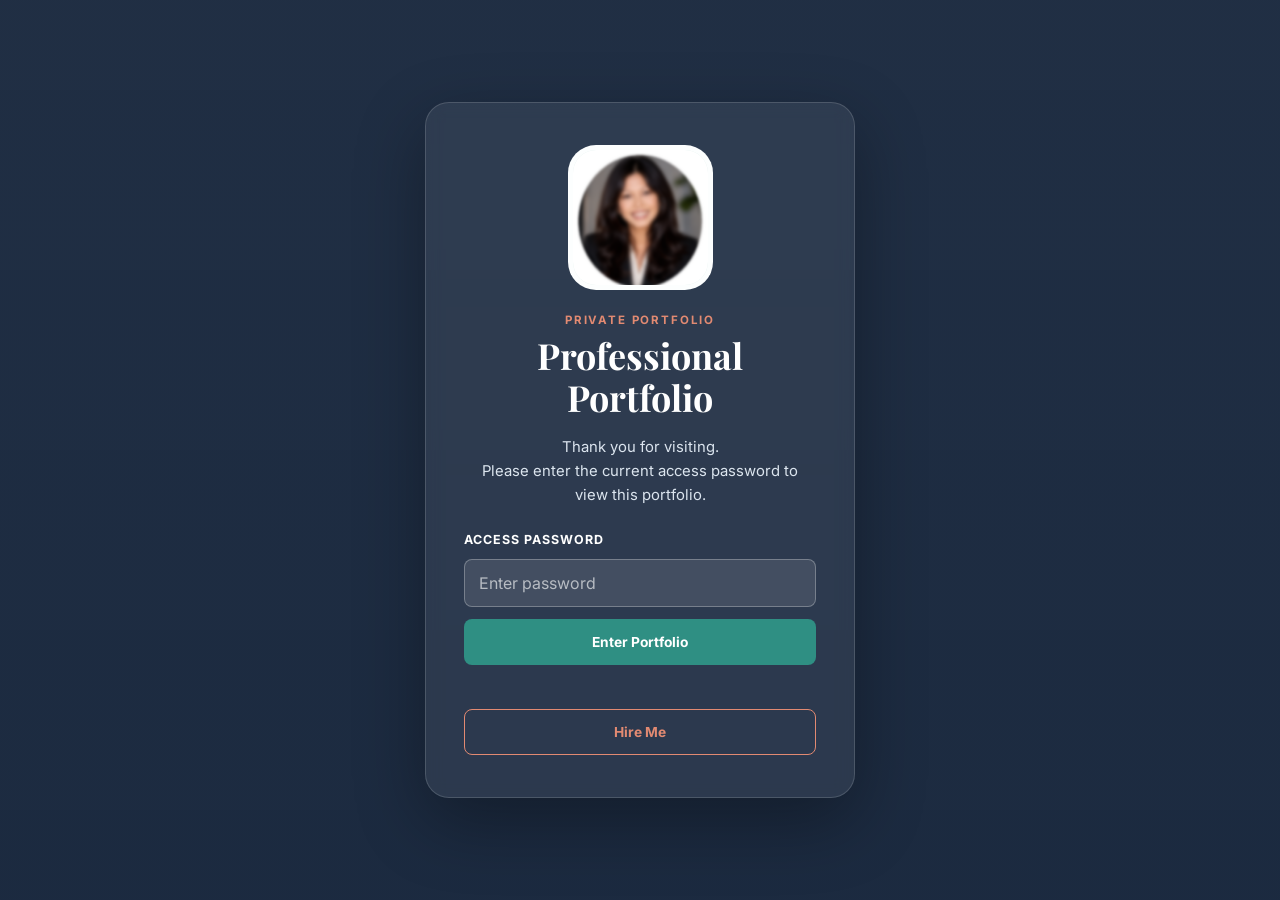
<file: index.html>
<!DOCTYPE html>
<html lang="en">
<head>
  <meta charset="UTF-8">
  <meta name="viewport" content="width=device-width, initial-scale=1.0">
  <meta name="description" content="Online resume and professional portfolio">
  <title> Angela | Online Portfolio</title>
  <link rel="preconnect" href="https://fonts.googleapis.com">
  <link rel="preconnect" href="https://fonts.gstatic.com" crossorigin>
  <link href="https://fonts.googleapis.com/css2?family=Inter:wght@400;500;600;700&family=Playfair+Display:wght@700&display=swap" rel="stylesheet">
  <link rel="stylesheet" href="styles.css">
</head>

<body>

<!-- ===== PRIVATE PORTFOLIO ACCESS SCREEN ===== -->

<section id="access-gate" class="access-gate">
  <div class="access-card">

    <img
      class="access-photo"
      src="profile2026.png"
      alt="Professional portfolio avatar"
    >

    <p class="access-label">Private Portfolio</p>

    <h1 class="access-title">Professional Portfolio</h1>

    <p class="access-message">
      Thank you for visiting. <br> Please enter the current access
      password to view this  portfolio.
    </p>

    <form id="access-form" class="access-form">
      <label for="portfolio-password">
        Access Password
      </label>

      <input
        id="portfolio-password"
        name="portfolio-password"
        type="password"
        autocomplete="current-password"
        placeholder="Enter password"
        required
      >

      <button class="access-button" type="submit">
        Enter Portfolio
      </button>

      <p
        id="access-error"
        class="access-error"
        role="alert"
        aria-live="polite"
      ></p>
    </form>

    <a
      class="hire-button"
      href="https://forms.gle/WTmX7LjEV7NKtMi27"
    >
      Hire Me
    </a>

  </div>
</section>
  
  
<main id="protected-portfolio" class="resume protected-portfolio">
  <aside class="sidebar">
      <div class="profile">
        <!-- profile.png  -->
        <img class="profile-photo" src="profile2026.png" alt="Profile Avatar">
        <p class="eyebrow">Professional Portfolio</p>
        <h1 id="name">Angela</h1>
        <p id="headline" class="headline">Professional Title</p>
      </div>

      <section class="sidebar-section">
        <h2>Contact</h2>
        <div id="contact-list" class="contact-list"></div>
      </section>

      <section class="sidebar-section">
        <h2>Core Skills</h2>
        <div id="skills-list" class="tag-list"></div>
      </section>
      
      <section class="sidebar-section">
        <h2>Industry Certifications</h2>
        <div
          id="industry-certifications-list"
          class="sidebar-list"
        ></div>
      </section>
      
      <section class="sidebar-section">
        <h2>Currently Learning</h2>
        <div
          id="currently-learning-list"
          class="sidebar-list"
        ></div>
      </section>
      
      <section class="sidebar-section">
        <h2>Technology & Tools</h2>
        <div id="tools-list" class="tag-list"></div>
      </section>

      <section class="sidebar-section">
        <h2>Languages</h2>
        <div id="languages-list" class="tag-list"></div>
      </section>
    </aside>

    <section class="main-content">
      <header class="top-bar">
        <div class="portfolio-actions">
          <a class="ats-button" href="ats.html">Resume</a>
        
          <button id="print-button" class="print-button" type="button">
            Print Portfolio
          </button>
        </div>
      </header>

      <section class="content-section">
        <div class="section-heading">
          <span>01</span>
          <h2>Professional Experience</h2>
        </div>
        <div id="experience-list"></div>
      </section>

      <section class="content-section">
        <div class="section-heading">
          <span>02</span>
          <h2>Education</h2>
        </div>
        <div id="education-list"></div>
      </section>

      <section class="content-section">
        <div class="section-heading">
          <span>03</span>
          <h2>Courses & Certifications</h2>
        </div>
        <div id="certifications-list"></div>
      </section>

      <section class="content-section">
        <div class="section-heading">
          <span>04</span>
          <h2>Projects</h2>
        </div>
        <div id="projects-list"></div>
      </section>

      <footer>
        <p>Updated <span id="updated-date"></span> · © <span id="year"></span> <span id="footer-name"></span></p>
      </footer>
    </section>
  </main>

<script src="script.js"></script>
<script src="access.js"></script>
</body>
</html>
</file>
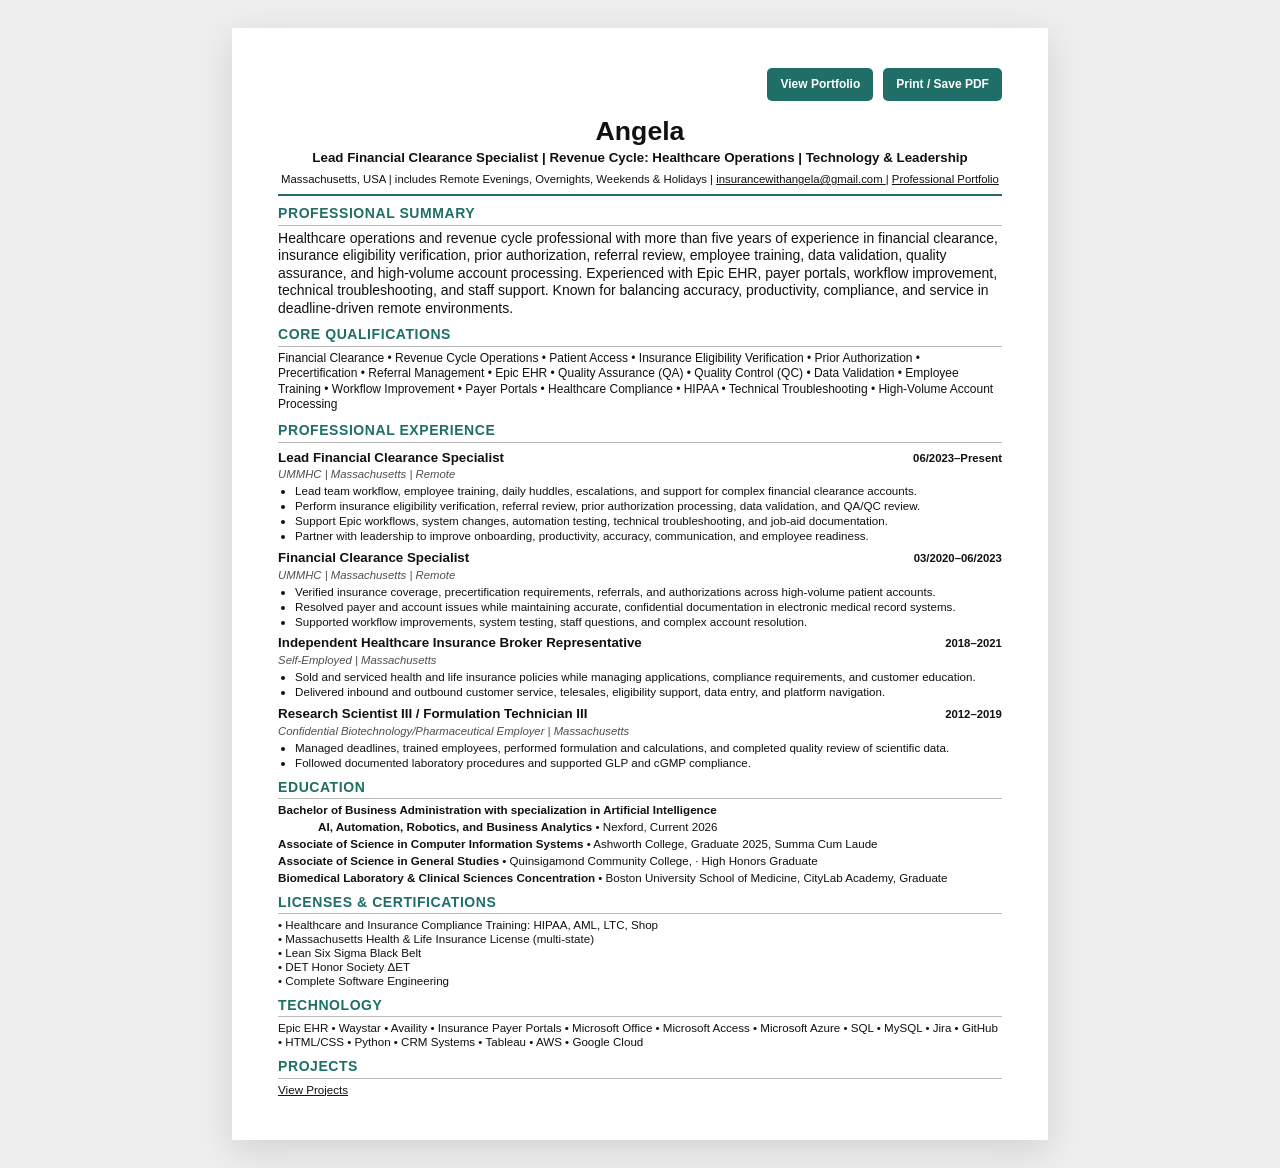
<file: ats.html>
<!DOCTYPE html>
<html lang="en">
<head>
  <meta charset="UTF-8">

  <meta
    name="viewport"
    content="width=device-width, initial-scale=1.0"
  >

  <meta
    name="description"
    content="ATS-friendly resume for Angela, healthcare operations and revenue cycle professional"
  >

  <title>Angela | Resume</title>

  <link rel="stylesheet" href="ats.css">
</head>

<body>
  <main class="ats-resume">

    <nav class="resume-navigation" aria-label="Resume navigation">
      <a href="index.html">View Portfolio</a>

      <button type="button" onclick="window.print()">
        Print / Save PDF
      </button>
    </nav>


    <header class="resume-header">
      <h1>Angela </h1>

      <p class="professional-title">
        Lead Financial Clearance Specialist |
        Revenue Cycle:
        Healthcare Operations |
        Technology & Leadership
      </p>

      <p class="contact-line">
        Massachusetts, USA |
        includes Remote Evenings, Overnights, Weekends & Holidays |
        <a href="mailto:insurancewithangela@gmail.com">
          insurancewithangela@gmail.com
        </a>
        |
        <a href="https://angiesdata.github.io/online-resume/">
          Professional Portfolio
        </a>
      </p>
    </header>


    <section>
      <h2>Professional Summary</h2>

      <p>
        Healthcare operations and revenue cycle professional with more than
        five years of experience in financial clearance, insurance eligibility
        verification, prior authorization, referral review, employee training,
        data validation, quality assurance, and high-volume account processing.
        Experienced with Epic EHR, payer portals, workflow improvement,
        technical troubleshooting, and staff support. Known for balancing
        accuracy, productivity, compliance, and service in deadline-driven
        remote environments.
      </p>
    </section>


    <section>
      <h2>Core Qualifications</h2>

      <p class="keyword-list">
        Financial Clearance • Revenue Cycle Operations • Patient Access •
        Insurance Eligibility Verification • Prior Authorization •
        Precertification • Referral Management • Epic EHR • Quality Assurance
        (QA) • Quality Control (QC) • Data Validation • Employee Training •
        Workflow Improvement • Payer Portals • Healthcare Compliance • HIPAA •
        Technical Troubleshooting • High-Volume Account Processing
      </p>
    </section>


    <section>
      <h2>Professional Experience</h2>

      <article class="job">
        <div class="job-heading">
          <div>
            <h3>Lead Financial Clearance Specialist</h3>
            <p>UMMHC | Massachusetts | Remote</p>
          </div>

          <p class="job-date">06/2023–Present</p>
        </div>

        <ul>
          <li>
            Lead team workflow, employee training, daily huddles, escalations,
            and support for complex financial clearance accounts.
          </li>

          <li>
            Perform insurance eligibility verification, referral review,
            prior authorization processing, data validation, and QA/QC review.
          </li>

          <li>
            Support Epic workflows, system changes, automation testing,
            technical troubleshooting, and job-aid documentation.
          </li>

          <li>
            Partner with leadership to improve onboarding, productivity,
            accuracy, communication, and employee readiness.
          </li>
        </ul>
      </article>


      <article class="job">
        <div class="job-heading">
          <div>
            <h3>Financial Clearance Specialist</h3>
            <p>UMMHC | Massachusetts | Remote</p>
          </div>

          <p class="job-date">03/2020–06/2023</p>
        </div>

        <ul>
          <li>
            Verified insurance coverage, precertification requirements,
            referrals, and authorizations across high-volume patient accounts.
          </li>

          <li>
            Resolved payer and account issues while maintaining accurate,
            confidential documentation in electronic medical record systems.
          </li>

          <li>
            Supported workflow improvements, system testing, staff questions,
            and complex account resolution.
          </li>
        </ul>
      </article>


      <article class="job">
        <div class="job-heading">
          <div>
            <h3>
              Independent Healthcare Insurance Broker
              Representative
            </h3>

            <p>Self-Employed | Massachusetts</p>
          </div>

          <p class="job-date">2018–2021</p>
        </div>

        <ul>
          <li>
            Sold and serviced health and life insurance policies while managing
            applications, compliance requirements, and customer education.
          </li>

          <li>
            Delivered inbound and outbound customer service, telesales,
            eligibility support, data entry, and platform navigation.
          </li>
        </ul>
      </article>


      <article class="job">
        <div class="job-heading">
          <div>
            <h3>Research Scientist III / Formulation Technician III</h3>

            <p>
              Confidential Biotechnology/Pharmaceutical Employer |
              Massachusetts
            </p>
          </div>

          <p class="job-date">2012–2019</p>
        </div>

        <ul>
          <li>
            Managed deadlines, trained employees, performed formulation and
            calculations, and completed quality review of scientific data.
          </li>

          <li>
            Followed documented laboratory procedures and supported GLP and
            cGMP compliance.
          </li>
        </ul>
      </article>
    </section>


    <section class="compact-section">
      <h2>Education</h2>

      <p>
        <strong>
          Bachelor of Business Administration with specialization in Artificial Intelligence<br>
          <p style="padding-left: 40px;">AI, Automation, Robotics, and Business Analytics </strong>• Nexford, Current 2026</p>
        
       
      </p>

      <p>
        <strong>
          Associate of Science in Computer Information Systems
        </strong>
        • Ashworth College, Graduate 2025, Summa Cum Laude
      </p>

      <p>
        <strong>Associate of Science in General Studies</strong>
        • Quinsigamond Community College, · High Honors Graduate
      </p>

      <p>
        <strong>
          Biomedical Laboratory & Clinical Sciences Concentration
        </strong>
        • Boston University School of Medicine, CityLab Academy, Graduate
      </p>
    
    </section>


    <section class="compact-section">
      <h2>Licenses & Certifications</h2>

      <p>
       • Healthcare and Insurance Compliance Training:
        HIPAA, AML, LTC, Shop <br>
       • Massachusetts Health & Life Insurance License (multi-state) <br>
       • Lean Six Sigma Black Belt <br>
       • DET Honor Society ΔΕΤ<br>
       • Complete Software Engineering 

      </p>
    </section>


    <section class="compact-section">
      <h2>Technology</h2>

      <p>
        Epic EHR • Waystar • Availity • Insurance Payer Portals •
        Microsoft Office • Microsoft Access • Microsoft Azure • SQL •
        MySQL • Jira • GitHub • HTML/CSS • Python • CRM Systems •
        Tableau • AWS • Google Cloud
      </p>
    </section>


    <section class="compact-section">
      <h2>Projects</h2>
      <p>
        <a href="https://angiesdata.github.io/online-resume/index.html">View Projects</a>

      </p>
    </section>
    
  </main>
</body>
</html>
</file>
<file: styles.css>
/* ---------- COLOR PALETTE ----------
Change these values to quickly recolor the entire resume.
----------------------------------- */
:root {
  --navy: #17263c;
  --navy-light: #223754;
  --teal: #2f8f83;
  --teal-light: #dff1ee;
  --coral: #e28a72;
  --cream: #f7f3ed;
  --paper: #ffffff;
  --text: #2d3440;
  --muted: #6c7480;
  --line: #dbe0e6;
  --shadow: 0 18px 50px rgba(23, 38, 60, 0.14);
}

* {
  box-sizing: border-box;
}

html {
  scroll-behavior: smooth;
}

body {
  margin: 0;
  padding: 36px 18px;
  background: var(--cream);
  color: var(--text);
  font-family: "Inter", Arial, sans-serif;
  line-height: 1.2;
}

.resume {
  display: grid;
  grid-template-columns: 350px minmax(0, 1fr);
  max-width: 1100px;
  min-height: 1350px;
  margin: 0 auto;
  background: var(--paper);
  box-shadow: var(--shadow);
  overflow: hidden;
}

.sidebar {
  padding: 48px 36px;
  background: var(--navy);
  color: #ffffff;
}

.profile {
  padding-bottom: 28px;
  border-bottom: 1px solid rgba(255, 255, 255, 0.18);
}

.profile-photo {
  display: block;
  width: 160px;
  height: 160px;
  margin: 0 auto;
  border-radius: 28px;
  object-fit: cover;
  object-position: center top;
  border: 5px solid rgba(255, 255, 255, 0.9);
  background: var(--teal-light);
}

.eyebrow {
  margin: 24px 0 6px;
  color: var(--coral);
  font-size: 0.75rem;
  font-weight: 700;
  letter-spacing: 0.16em;
  text-transform: uppercase;
}

h1 {
  margin: 0;
  font-family: "Playfair Display", Georgia, serif;
  font-size: 2.45rem;
  line-height: 1.08;
}

.headline {
  margin: 12px 0 0;
  color: #dce5ef;
  font-size: 0.95rem;
  line-height: 1.65;
  white-space: pre-line;
}

#headline {
  max-width: 260px;
}

.sidebar-section {
  margin-top: 30px;
}

.sidebar-section h2 {
  margin: 0 0 15px;
  color: #ffffff;
  font-size: 0.93rem;
  letter-spacing: 0.08em;
  text-transform: uppercase;
}

.contact-item {
  margin-bottom: 14px;
}

.contact-label {
  display: block;
  color: var(--coral);
  font-size: 0.73rem;
  font-weight: 700;
  letter-spacing: 0.08em;
  text-transform: uppercase;
}

.contact-item a,
.contact-item span {
  color: #f6f8fb;
  font-size: 0.9rem;
  overflow-wrap: anywhere;
  text-decoration: none;
}

.contact-item a:hover {
  color: var(--coral);
}



.tag-list,
.sidebar-list {
  display: grid;
  grid-template-columns: repeat(2, minmax(0, 1fr));
  gap: 7px;
}

.tag {
  display: flex;
  align-items: center;
  min-height: 28px;
  padding: 5px 7px;
  border: 1px solid rgba(255, 255, 255, 0.22);
  border-radius: 5px;
  background: rgba(255, 255, 255, 0.04);
  color: #ffffff;
  font-size: 0.68rem;
  line-height: 1.25;
  overflow-wrap: anywhere;
}

/* Long labels take the full row */
.tag-list .tag:first-child,
.sidebar-list .tag:first-child {
  grid-column: 1 / -1;
}

.section-label {
  margin: 0 0 8px;
  color: var(--teal);
  font-size: 0.76rem;
  font-weight: 700;
  letter-spacing: 0.14em;
  text-transform: uppercase;
}

.summary {
  max-width: 690px;
  margin: 0;
  color: var(--muted);
  font-size: 1rem;
}

.print-button {
  flex: 0 0 auto;
  padding: 11px 15px;
  border: 0;
  border-radius: 8px;
  background: var(--teal);
  color: #ffffff;
  font: inherit;
  font-size: 0.84rem;
  font-weight: 700;
  cursor: pointer;
}

.print-button:hover {
  background: #24766d;
}

.content-section {
  padding-top: 33px;
}

.section-heading {
  display: flex;
  align-items: center;
  gap: 12px;
  margin-bottom: 21px;
}

.section-heading span {
  display: grid;
  width: 34px;
  height: 34px;
  place-items: center;
  border-radius: 50%;
  background: var(--teal-light);
  color: var(--teal);
  font-size: 0.75rem;
  font-weight: 700;
}

.section-heading h2 {
  margin: 0;
  color: var(--navy);
  font-family: "Playfair Display", Georgia, serif;
  font-size: 1.65rem;
}

.entry {
  display: grid;
  grid-template-columns: 125px minmax(0, 1fr);
  gap: 25px;
  padding: 0 0 26px;
}

.entry + .entry {
  padding-top: 24px;
  border-top: 1px solid var(--line);
}

.entry-date {
  color: var(--teal);
  font-size: 0.8rem;
  font-weight: 700;
}

.entry h3 {
  margin: 0;
  color: var(--navy);
  font-size: 1.08rem;
}

.entry-subtitle {
  margin: 3px 0 10px;
  color: var(--muted);
  font-size: 0.89rem;
  font-style: italic;
}

.entry ul {
  margin: 8px 0 0;
  padding-left: 20px;
}

.entry li {
  margin-bottom: 5px;
}

.project-link {
  color: var(--teal);
  font-weight: 700;
  text-decoration: none;
}

.project-link:hover {
  text-decoration: underline;
}

footer {
  margin-top: 30px;
  padding-top: 20px;
  border-top: 1px solid var(--line);
  color: var(--muted);
  font-size: 0.78rem;
  text-align: center;
}

@media (max-width: 820px) {
  body {
    padding: 0;
  }

  .resume {
    grid-template-columns: 1fr;
    min-height: auto;
  }

  .sidebar {
    padding: 38px 28px;
  }

  .main-content {
    padding: 38px 28px 24px;
  }

  .top-bar {
    flex-direction: column;
  }

  .entry {
    grid-template-columns: 1fr;
    gap: 5px;
  }
}

/* ===== RIGHT-SIDE LAYOUT ===== */

.main-content {
  min-width: 0;
  padding: 52px 55px 28px;
  background: var(--paper);
}

.top-bar {
  display: flex;
  align-items: flex-start;
  justify-content: space-between;
  gap: 28px;
  padding-bottom: 30px;
  border-bottom: 3px solid var(--teal);
}

.top-bar > div {
  flex: 1;
  min-width: 0;
}

.summary {
  width: 100%;
  max-width: 690px;
  margin: 0;
  color: var(--muted);
  font-size: 1rem;
  line-height: 1.55;
}

.print-button {
  flex: 0 0 auto;
  margin-left: auto;
  padding: 11px 15px;
  border: 0;
  border-radius: 8px;
  background: var(--teal);
  color: #ffffff;
  font: inherit;
  font-size: 0.84rem;
  font-weight: 700;
  white-space: nowrap;
  cursor: pointer;
}

.print-button:hover {
  background: #24766d;
}

.content-section {
  padding-top: 33px;
}

.entry {
  display: grid;
  grid-template-columns: 105px minmax(0, 1fr);
  gap: 20px;
  padding: 0 0 26px;
}

.entry > div {
  min-width: 0;
}

.entry h3,
.entry-subtitle,
.entry li {
  overflow-wrap: anywhere;
}


/* ===== MOBILE LAYOUT ===== */

@media (max-width: 820px) {
  body {
    padding: 0;
  }

  .resume {
    grid-template-columns: 1fr;
    min-height: auto;
  }

  .sidebar {
    padding: 38px 28px;
  }

  .main-content {
    padding: 38px 28px 24px;
  }

  .top-bar {
    flex-direction: column;
  }

  .print-button {
    margin-left: 0;
  }

  .entry {
    grid-template-columns: 1fr;
    gap: 5px;
  }
}


/* ===== PRINT / SAVE PDF ===== */

@media print {
  @page {
    size: letter;
    margin: 0.25in;
  }

  body {
    padding: 0;
    background: #ffffff;
    font-size: 9px;
    line-height: 1.15;
  }

  .resume {
    width: 100%;
    max-width: none;
    min-height: auto;
    grid-template-columns: 29% 71%;
    box-shadow: none;
    overflow: visible;
  }

  .sidebar {
    padding: 20px 16px;
  }

  .main-content {
    padding: 20px 22px;
  }

  .profile-photo {
    width: 95px;
    height: 95px;
  }

  h1 {
    font-size: 1.7rem;
  }

  .headline {
    font-size: 0.68rem;
    line-height: 1.35;
  }

  .eyebrow {
    margin-top: 12px;
    font-size: 0.58rem;
  }

  .sidebar-section {
    margin-top: 13px;
  }

  .sidebar-section h2 {
    margin-bottom: 6px;
    font-size: 0.65rem;
  }

  .tag-list,
  .sidebar-list {
    gap: 3px;
  }

  .tag {
    min-height: 18px;
    padding: 2px 4px;
    font-size: 0.5rem;
    line-height: 1.05;
  }

  .contact-item {
    margin-bottom: 6px;
  }

  .contact-label {
    font-size: 0.5rem;
  }

  .contact-item a,
  .contact-item span {
    font-size: 0.57rem;
  }

  .top-bar {
    gap: 12px;
    padding-bottom: 12px;
  }

  .summary {
    font-size: 0.62rem;
    line-height: 1.25;
  }

  .print-button {
    display: none;
  }

  .content-section {
    padding-top: 12px;
  }

  .section-heading {
    gap: 7px;
    margin-bottom: 8px;
  }

  .section-heading span {
    width: 22px;
    height: 22px;
    font-size: 0.5rem;
  }

  .section-heading h2 {
    font-size: 1rem;
  }

  .entry {
    grid-template-columns: 72px minmax(0, 1fr);
    gap: 10px;
    padding-bottom: 10px;
  }

  .entry + .entry {
    padding-top: 9px;
  }

  .entry-date {
    font-size: 0.53rem;
  }

  .entry h3 {
    font-size: 0.67rem;
  }

  .entry-subtitle {
    margin: 2px 0 4px;
    font-size: 0.55rem;
  }

  .entry ul {
    margin: 3px 0 0;
    padding-left: 12px;
  }

  .entry li {
    margin-bottom: 1px;
    font-size: 0.53rem;
    line-height: 1.18;
  }

  footer {
    margin-top: 10px;
    padding-top: 6px;
    font-size: 0.48rem;
  }

  .entry,
  .content-section {
    break-inside: avoid;
  }
}
.portfolio-actions {
  display: flex;
  align-items: center;
  gap: 10px;
  flex: 0 0 auto;
}

.ats-button{

display:inline-block;
padding:11px 15px;
border:none;
border-radius:8px;
background:var(--teal);
color:#ffffff;
font-size:.84rem;
font-weight:700;
text-decoration:none;
white-space:nowrap;

}

.ats-button:hover{
background:#24766d;
}

@media (max-width: 820px) {
  .portfolio-actions {
    flex-wrap: wrap;
  }
}

@media print {
  .portfolio-actions {
    display: none;
  }
}

  /* ===== PORTFOLIO ACTION BUTTONS ===== */

.portfolio-actions {
  display: flex;
  align-items: center;
  justify-content: flex-end;
  gap: 10px;
  flex: 0 0 auto;
}

.portfolio-actions .ats-button,
.portfolio-actions .print-button {
  display: inline-flex;
  align-items: center;
  justify-content: center;
  min-height: 42px;
  padding: 11px 16px;
  border: 0;
  border-radius: 8px;
  background: var(--teal);
  color: #ffffff;
  font-family: "Inter", Arial, sans-serif;
  font-size: 0.84rem;
  font-weight: 700;
  line-height: 1;
  text-decoration: none;
  white-space: nowrap;
  cursor: pointer;
}

.portfolio-actions .ats-button:link,
.portfolio-actions .ats-button:visited {
  color: #ffffff;
  text-decoration: none;
}

.portfolio-actions .ats-button:hover,
.portfolio-actions .ats-button:focus,
.portfolio-actions .print-button:hover,
.portfolio-actions .print-button:focus {
  background: #24766d;
  color: #ffffff;
  text-decoration: none;
}

@media (max-width: 820px) {
  .portfolio-actions {
    justify-content: flex-start;
    flex-wrap: wrap;
  }
}

@media print {
  .portfolio-actions {
    display: none;
  }
}

/* =====================================================
   PRIVATE PORTFOLIO ACCESS SCREEN
===================================================== */

.protected-portfolio {
  display: none;
}

.protected-portfolio.portfolio-unlocked {
  display: grid;
}

.access-gate {
  position: fixed;
  inset: 0;
  z-index: 9999;
  display: grid;
  place-items: center;
  min-height: 100vh;
  padding: 30px 18px;
  overflow-y: auto;
  background:
    linear-gradient(
      rgba(23, 38, 60, 0.96),
      rgba(23, 38, 60, 0.98)
    );
}

.access-gate-hidden {
  display: none;
}

.access-card {
  width: min(100%, 430px);
  padding: 42px 38px;
  border: 1px solid rgba(255, 255, 255, 0.15);
  border-radius: 24px;
  background: rgba(255, 255, 255, 0.07);
  box-shadow: 0 24px 70px rgba(0, 0, 0, 0.32);
  color: #ffffff;
  text-align: center;
  backdrop-filter: blur(8px);
}

.access-photo {
  display: block;
  width: 145px;
  height: 145px;
  margin: 0 auto 24px;
  border: 5px solid rgba(255, 255, 255, 0.92);
  border-radius: 28px;
  object-fit: cover;
  object-position: center top;
  background: var(--teal-light);
}

.access-label {
  margin: 0 0 8px;
  color: var(--coral);
  font-size: 0.72rem;
  font-weight: 700;
  letter-spacing: 0.16em;
  text-transform: uppercase;
}

.access-title {
  margin: 0;
  color: #ffffff;
  font-family: "Playfair Display", Georgia, serif;
  font-size: 2.25rem;
  line-height: 1.15;
}

.access-message {
  max-width: 330px;
  margin: 18px auto 25px;
  color: #dce5ef;
  font-size: 0.93rem;
  line-height: 1.6;
}

.access-form {
  display: grid;
  gap: 12px;
}

.access-form label {
  color: #ffffff;
  font-size: 0.78rem;
  font-weight: 700;
  letter-spacing: 0.08em;
  text-align: left;
  text-transform: uppercase;
}

.access-form input {
  width: 100%;
  min-height: 48px;
  padding: 11px 14px;
  border: 1px solid rgba(255, 255, 255, 0.28);
  border-radius: 8px;
  outline: none;
  background: rgba(255, 255, 255, 0.1);
  color: #ffffff;
  font: inherit;
}

.access-form input::placeholder {
  color: rgba(255, 255, 255, 0.62);
}

.access-form input:focus {
  border-color: var(--coral);
  box-shadow: 0 0 0 3px rgba(226, 138, 114, 0.2);
}

.access-button,
.hire-button {
  display: inline-flex;
  align-items: center;
  justify-content: center;
  min-height: 46px;
  padding: 11px 18px;
  border: 0;
  border-radius: 8px;
  font: inherit;
  font-size: 0.86rem;
  font-weight: 700;
  text-decoration: none;
  cursor: pointer;
}

.access-button {
  background: var(--teal);
  color: #ffffff;
}

.access-button:hover,
.access-button:focus {
  background: #24766d;
}

.hire-button {
  width: 100%;
  margin-top: 12px;
  border: 1px solid var(--coral);
  background: transparent;
  color: var(--coral);
}

.hire-button:hover,
.hire-button:focus {
  background: var(--coral);
  color: var(--navy);
}

.access-error {
  min-height: 20px;
  margin: 0;
  color: #ffc2b3;
  font-size: 0.78rem;
  line-height: 1.35;
}


/* Do not print the password screen */

@media print {
  .access-gate {
    display: none !important;
  }

  .protected-portfolio {
    display: grid !important;
  }
}


@media (max-width: 520px) {
  .access-card {
    padding: 34px 24px;
  }

  .access-photo {
    width: 125px;
    height: 125px;
  }

  .access-title {
    font-size: 1.9rem;
  }
}
</file>
<file: ats.css>
:root {
  --text: #111111;
  --muted: #4f4f4f;
  --accent: #1f6f68;
  --line: #b9b9b9;
  --paper: #ffffff;
  --screen: #eeeeee;
}

* {
  box-sizing: border-box;
}

body {
  margin: 0;
  padding: 28px;
  background: var(--screen);
  color: var(--text);
  font-family: Arial, Helvetica, sans-serif;
  font-size: 10.5pt;
  line-height: 1.25;
}

.ats-resume {
  width: 8.5in;
  min-height: 11in;
  margin: 0 auto;
  padding: 0.42in 0.48in;
  background: var(--paper);
  box-shadow: 0 10px 35px rgba(0, 0, 0, 0.12);
}

.resume-navigation {
  display: flex;
  justify-content: flex-end;
  gap: 10px;
  margin-bottom: 16px;
}

.resume-navigation a,
.resume-navigation button {
  padding: 9px 13px;
  border: 0;
  border-radius: 5px;
  background: var(--accent);
  color: #ffffff;
  font: inherit;
  font-size: 9pt;
  font-weight: 700;
  text-decoration: none;
  cursor: pointer;
}

.resume-header {
  padding-bottom: 8px;
  border-bottom: 2px solid var(--accent);
  text-align: center;
}

h1 {
  margin: 0;
  font-size: 20pt;
  line-height: 1.05;
}

.professional-title {
  margin: 5px 0;
  font-size: 10pt;
  font-weight: 700;
}

.contact-line {
  margin: 0;
  font-size: 8.5pt;
}

a {
  color: inherit;
}

section {
  margin-top: 9px;
}

h2 {
  margin: 0 0 4px;
  padding-bottom: 2px;
  border-bottom: 1px solid var(--line);
  color: var(--accent);
  font-size: 10.5pt;
  letter-spacing: 0.04em;
  text-transform: uppercase;
}

section p {
  margin: 3px 0;
}

.keyword-list {
  font-size: 9pt;
  line-height: 1.3;
}

.job {
  margin-top: 7px;
}

.job-heading {
  display: flex;
  align-items: flex-start;
  justify-content: space-between;
  gap: 15px;
}

.job-heading h3 {
  margin: 0;
  font-size: 10pt;
}

.job-heading p {
  margin: 1px 0 0;
  color: var(--muted);
  font-size: 8.5pt;
  font-style: italic;
}

.job-date {
  flex: 0 0 auto;
  color: var(--text) !important;
  font-weight: 700;
  font-style: normal !important;
  white-space: nowrap;
}

ul {
  margin: 3px 0 0;
  padding-left: 17px;
}

li {
  margin-bottom: 1px;
  font-size: 8.7pt;
  line-height: 1.2;
}

.compact-section p {
  font-size: 8.7pt;
  line-height: 1.2;
}


@media (max-width: 850px) {
  body {
    padding: 0;
    background: var(--paper);
  }

  .ats-resume {
    width: 100%;
    min-height: auto;
    padding: 24px 20px;
    box-shadow: none;
  }

  .job-heading {
    flex-direction: column;
    gap: 1px;
  }
}

@media print {
  @page {
    size: letter portrait;
    margin: 0;
  }

  body {
    padding: 0;
    background: #ffffff;
  }

  .ats-resume {
    width: 8.5in;
    height: 11in;
    min-height: 11in;
    margin: 0;
    padding: 0.32in 0.42in;
    box-shadow: none;
    overflow: hidden;
  }

  .resume-navigation {
    display: none;
  }

  section {
    break-inside: avoid;
  }
}
</file>
